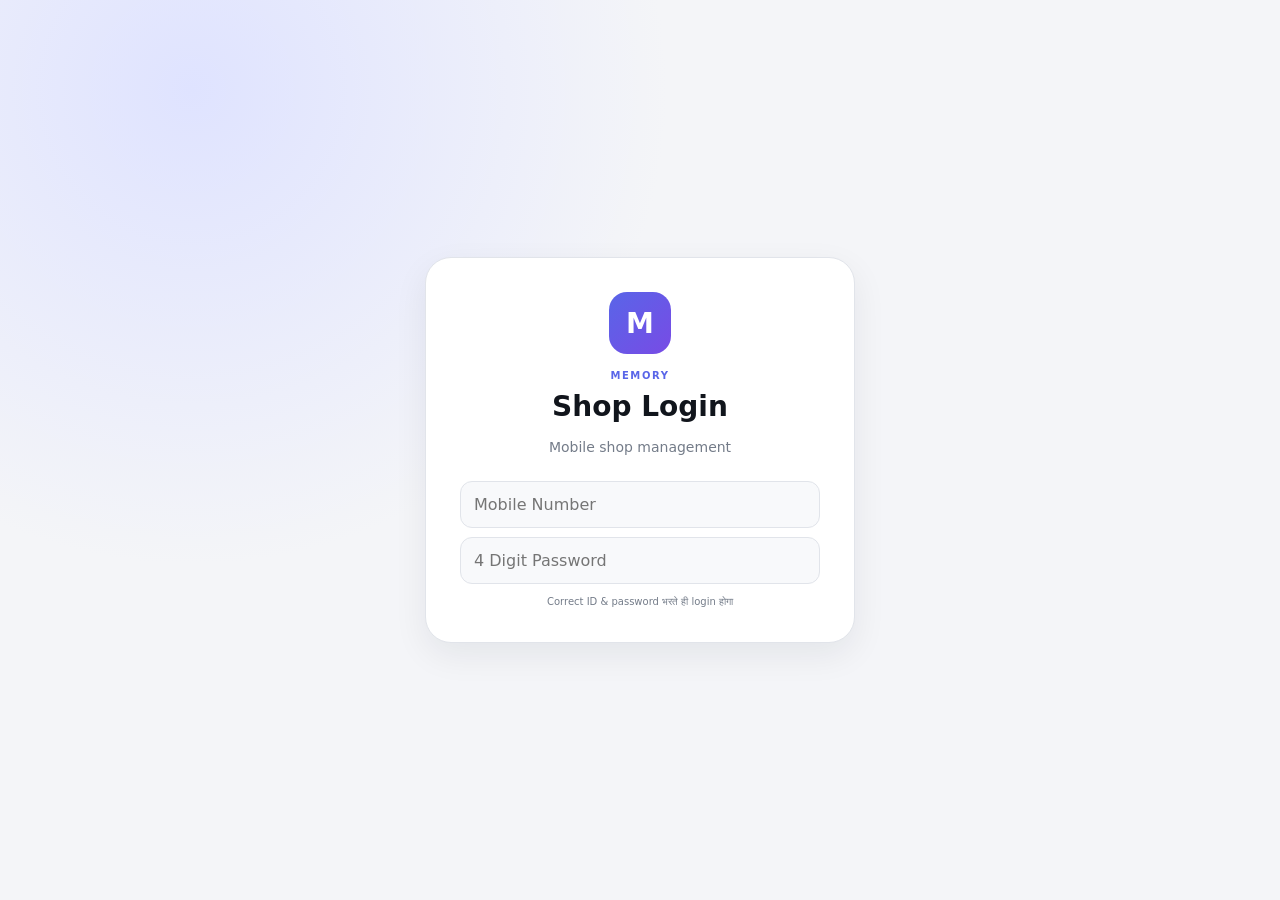
<file: index.html>
<!doctype html><html lang="hi"><head><meta charset="utf-8"><meta name="viewport" content="width=device-width,initial-scale=1,maximum-scale=1,user-scalable=no"><title>MEMORY</title><link rel="stylesheet" href="style.css"></head><body><div id="toast"></div><div id="drawerBackdrop" onclick="closeSide()"></div>
<div id="login" class="screen"><div class="login-card"><div class="logo">M</div><span class="eyebrow">MEMORY</span><h1>Shop Login</h1><p>Mobile shop management</p><input id="shopMobile" inputmode="numeric" maxlength="15" placeholder="Mobile Number"><input id="shopPassword" type="password" inputmode="numeric" maxlength="4" placeholder="4 Digit Password"><small>Correct ID & password भरते ही login होगा</small></div></div>
<div id="app" class="hidden"><aside id="sidebar"><div class="brand"><div class="brand-logo">M</div><div><b>MEMORY</b><small id="shopName">Shop</small></div></div><nav id="nav"></nav><div class="userbox"><b id="adminName"></b><small id="adminMobile"></small></div></aside><main><header><div class="head-left"><button class="menu" onclick="toggleSide()">☰</button><div><span class="eyebrow">MEMORY</span><h2 id="title">Dashboard</h2></div></div><div class="head-actions"><button class="icon-btn" onclick="toggleTheme()">◐</button><button class="avatar" id="shopAvatar">M</button></div></header><section id="content"></section></main></div><script src="script.js"></script></body></html>
</file>
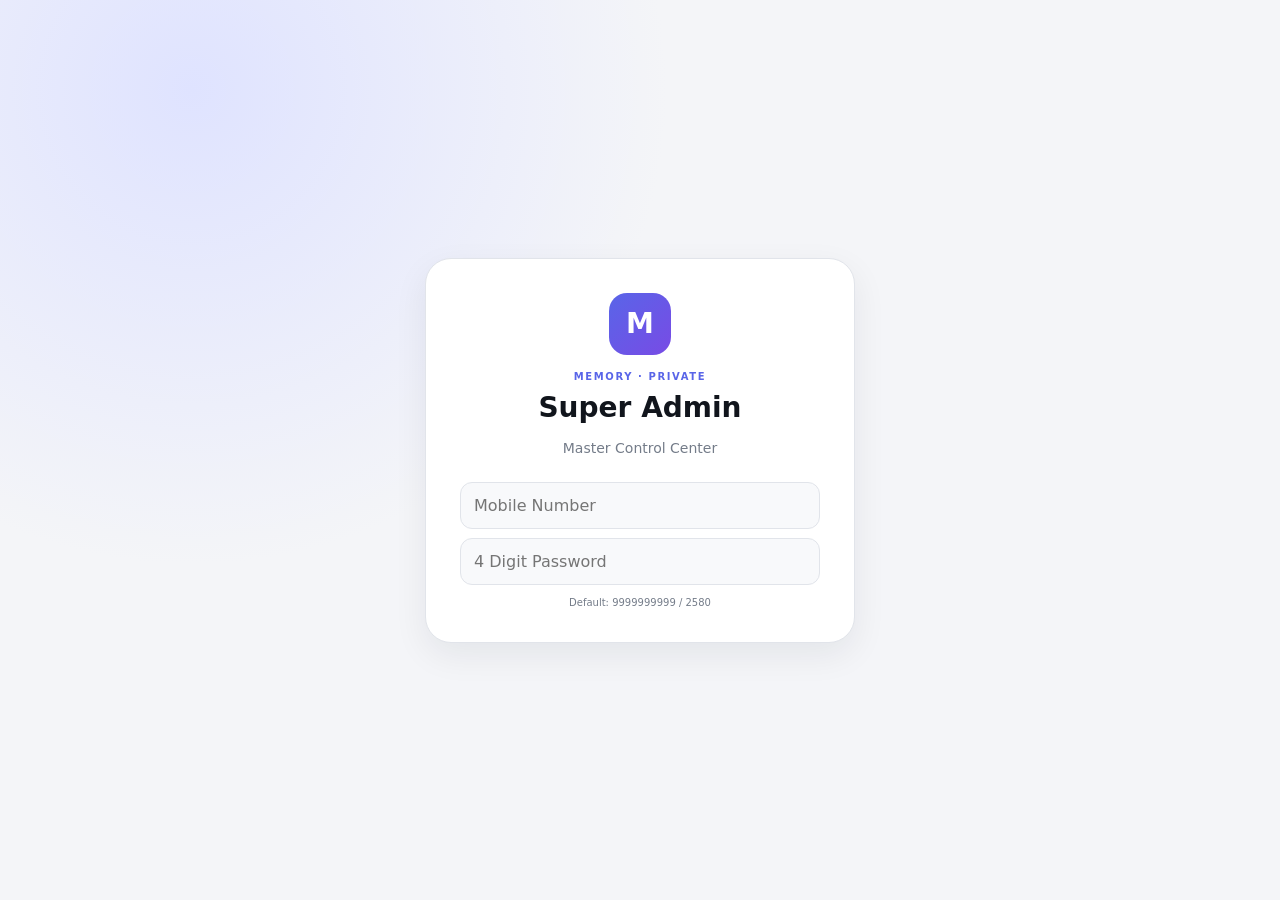
<file: superadmin.html>
<!doctype html><html lang="hi"><head><meta charset="utf-8"><meta name="viewport" content="width=device-width,initial-scale=1,maximum-scale=1,user-scalable=no"><title>MEMORY — Super Admin</title><link rel="stylesheet" href="style.css"></head><body><div id="toast"></div><div id="drawerBackdrop" onclick="closeSide()"></div>
<div id="login" class="screen"><div class="login-card"><div class="logo">M</div><span class="eyebrow">MEMORY · PRIVATE</span><h1>Super Admin</h1><p>Master Control Center</p><input id="superMobile" inputmode="numeric" maxlength="15" placeholder="Mobile Number"><input id="superPassword" type="password" inputmode="numeric" maxlength="4" placeholder="4 Digit Password"><small>Default: 9999999999 / 2580</small></div></div>
<div id="app" class="hidden"><aside id="sidebar"><div class="brand"><div class="brand-logo">M</div><div><b>MEMORY</b><small>Super Admin</small></div></div><nav id="nav"></nav><div class="userbox"><b>Super Admin</b><small id="superMobileLabel"></small></div></aside><main><header><div class="head-left"><button class="menu" onclick="toggleSide()">☰</button><div><span class="eyebrow">MEMORY · SUPER ADMIN</span><h2 id="title">Dashboard</h2></div></div><div class="head-actions"><button class="icon-btn" onclick="toggleTheme()">◐</button><button class="avatar">M</button></div></header><section id="content"></section></main></div><script src="script.js"></script></body></html>
</file>
<file: style.css>
*{box-sizing:border-box}html,body{margin:0;max-width:100%;overflow-x:hidden;touch-action:pan-y;overscroll-behavior-x:none}:root{--bg:#f4f5f8;--card:#fff;--soft:#f8f9fb;--text:#11151c;--muted:#747c89;--line:#e1e4ea;--accent:#5965e8;--accent2:#784be5;--good:#169b66;--bad:#d94755;--warn:#c58416;--shadow:0 12px 34px rgba(20,25,40,.07)}body{background:var(--bg);color:var(--text);font:14px system-ui,-apple-system,sans-serif}body.dark{--bg:#0b0d12;--card:#151820;--soft:#1b1f29;--text:#f4f6f9;--muted:#9da5b3;--line:#292e39}button,input,select,textarea{font:inherit}button{cursor:pointer}input,select,textarea{outline:none} .hidden{display:none!important}.screen{min-height:100vh;display:grid;place-items:center;padding:20px;background:radial-gradient(circle at 15% 10%,#dfe3ff,transparent 35%),var(--bg)}.login-card{width:min(430px,100%);padding:34px;background:var(--card);border:1px solid var(--line);border-radius:26px;box-shadow:var(--shadow);text-align:center}.logo,.brand-logo{display:grid;place-items:center;background:linear-gradient(135deg,var(--accent),var(--accent2));color:white;font-weight:900}.logo{width:62px;height:62px;border-radius:18px;font-size:28px;margin:auto auto 12px}.eyebrow{font-size:10px;letter-spacing:1.6px;font-weight:900;color:var(--accent)}h1{font-size:28px;margin:8px 0}h2{margin:3px 0;font-size:22px}h3{margin:0 0 8px}p,.muted{color:var(--muted);line-height:1.5}.login-card input{width:100%;padding:13px;border:1px solid var(--line);border-radius:12px;background:var(--soft);margin-top:9px;font-size:16px}.login-card small{display:block;color:var(--muted);font-size:10px;margin-top:12px}@keyframes shake{0%,100%{transform:translateX(0);background:var(--card)}25%{transform:translateX(-10px);background:#ffe2e5}50%{transform:translateX(10px);background:#ffe2e5}75%{transform:translateX(-7px);background:#ffe2e5}}.login-error{animation:shake .4s ease;border-color:var(--bad)!important}aside{position:fixed;inset:0 auto 0 0;width:255px;background:#10131a;color:#e5e8ee;padding:19px 14px;z-index:30}.brand{display:flex;align-items:center;gap:10px;padding:4px 8px 22px}.brand-logo{width:40px;height:40px;border-radius:12px}.brand b{display:block}.brand small{display:block;color:#89919e;font-size:10px;margin-top:3px}.nav{width:100%;background:transparent;color:#9ba2af;text-align:left;padding:10px 12px;border:0;border-radius:11px;margin:2px 0}.nav:hover,.nav.active{background:#1d2230;color:white}.nav span{margin-left:9px}.userbox{position:absolute;bottom:15px;left:14px;right:14px;background:#191e28;padding:12px;border-radius:13px}.userbox b{display:block;font-size:11px}.userbox small{color:#89919e;font-size:10px}main{margin-left:255px;min-height:100vh}header{height:82px;display:flex;justify-content:space-between;align-items:center;padding:14px 28px;background:var(--card);border-bottom:1px solid var(--line);position:sticky;top:0;z-index:20}.head-left{display:flex;align-items:center}.menu{display:none;width:40px;height:40px;border-radius:11px;background:var(--soft);border:1px solid var(--line);margin-right:10px}.head-actions{display:flex;gap:9px}.icon-btn,.avatar{width:40px;height:40px;border-radius:11px;background:var(--soft);border:1px solid var(--line)}.avatar{color:var(--accent);font-weight:900;background:#eceeff}section{padding:28px;max-width:1600px}.hero{display:flex;justify-content:space-between;align-items:flex-end;gap:15px;margin-bottom:20px}.actions{display:flex;gap:8px;flex-wrap:wrap}.primary,.secondary,.danger{padding:11px 14px;border-radius:11px;font-weight:800;border:0}.primary{color:#fff;background:linear-gradient(135deg,var(--accent),var(--accent2))}.secondary{color:var(--text);background:var(--card);border:1px solid var(--line)}.danger{color:#fff;background:var(--bad)}.stats,.grid{display:grid;grid-template-columns:repeat(4,1fr);gap:13px}.card,.tile{background:var(--card);border:1px solid var(--line);border-radius:18px;padding:18px;box-shadow:0 8px 24px rgba(20,25,40,.04)}.stat small{color:var(--muted)}.stat strong{display:block;font-size:26px;margin-top:6px}.trend{font-size:11px;color:var(--good);margin-top:4px}.tile{text-align:left;width:100%}.tile .ico{font-size:23px}.tile b{display:block;margin-top:9px}.tile small{color:var(--muted)}.section{margin-top:20px}.section-head{display:flex;justify-content:space-between;align-items:center;gap:10px;margin-bottom:12px}.table-wrap{overflow:auto}.table{width:100%;border-collapse:collapse;font-size:12px}.table th,.table td{padding:12px 9px;border-bottom:1px solid var(--line);text-align:left;white-space:nowrap}.table th{color:var(--muted);font-size:10px}.badge{display:inline-block;padding:5px 8px;border-radius:8px;background:#e8f8f0;color:var(--good);font-size:10px;font-weight:800}.badge.bad{background:#ffe7ea;color:var(--bad)}.badge.warn{background:#fff2d8;color:var(--warn)}.form-grid{display:grid;grid-template-columns:repeat(2,1fr);gap:12px}.field label{display:block;font-size:11px;color:var(--muted);font-weight:800}.field input,.field select,.field textarea{width:100%;padding:11px;border:1px solid var(--line);border-radius:10px;background:var(--soft);margin-top:6px}.control-row{display:grid;grid-template-columns:1.2fr 1fr auto;gap:10px;align-items:center;padding:12px 0;border-bottom:1px solid var(--line)}.control-row input{width:100%;padding:10px;border:1px solid var(--line);border-radius:9px;background:var(--soft)}.switch{display:flex;align-items:center;gap:6px;font-size:11px}.module-grid{display:grid;grid-template-columns:repeat(3,1fr);gap:12px}.metric{display:flex;justify-content:space-between;padding:12px 0;border-bottom:1px solid var(--line)}#toast{position:fixed;right:20px;bottom:20px;background:#171a22;color:#fff;padding:12px 16px;border-radius:12px;opacity:0;transform:translateY(8px);transition:.2s;z-index:99}#toast.show{opacity:1;transform:none}#drawerBackdrop{display:none;position:fixed;inset:0;background:rgba(0,0,0,.35);z-index:25}body.drawer-open #drawerBackdrop{display:block}@media(max-width:1000px){aside{transform:translateX(-100%);transition:.2s}aside.open{transform:none}main{margin-left:0}.menu{display:block}.stats,.grid{grid-template-columns:1fr 1fr}.module-grid{grid-template-columns:1fr 1fr}section{padding:20px}}@media(max-width:600px){header{padding:14px 15px}section{padding:15px}.hero{display:block}.hero .actions{margin-top:13px}.stats,.grid,.form-grid,.module-grid{grid-template-columns:1fr 1fr}.control-row{grid-template-columns:1fr}.actions{margin-top:12px}}
/* MEMORY mobile-retail pro interface */
.table tr:hover td{background:var(--soft)}
.card h1,.card h2{letter-spacing:-.4px}
input[type=number]{-webkit-appearance:none}
</file>
